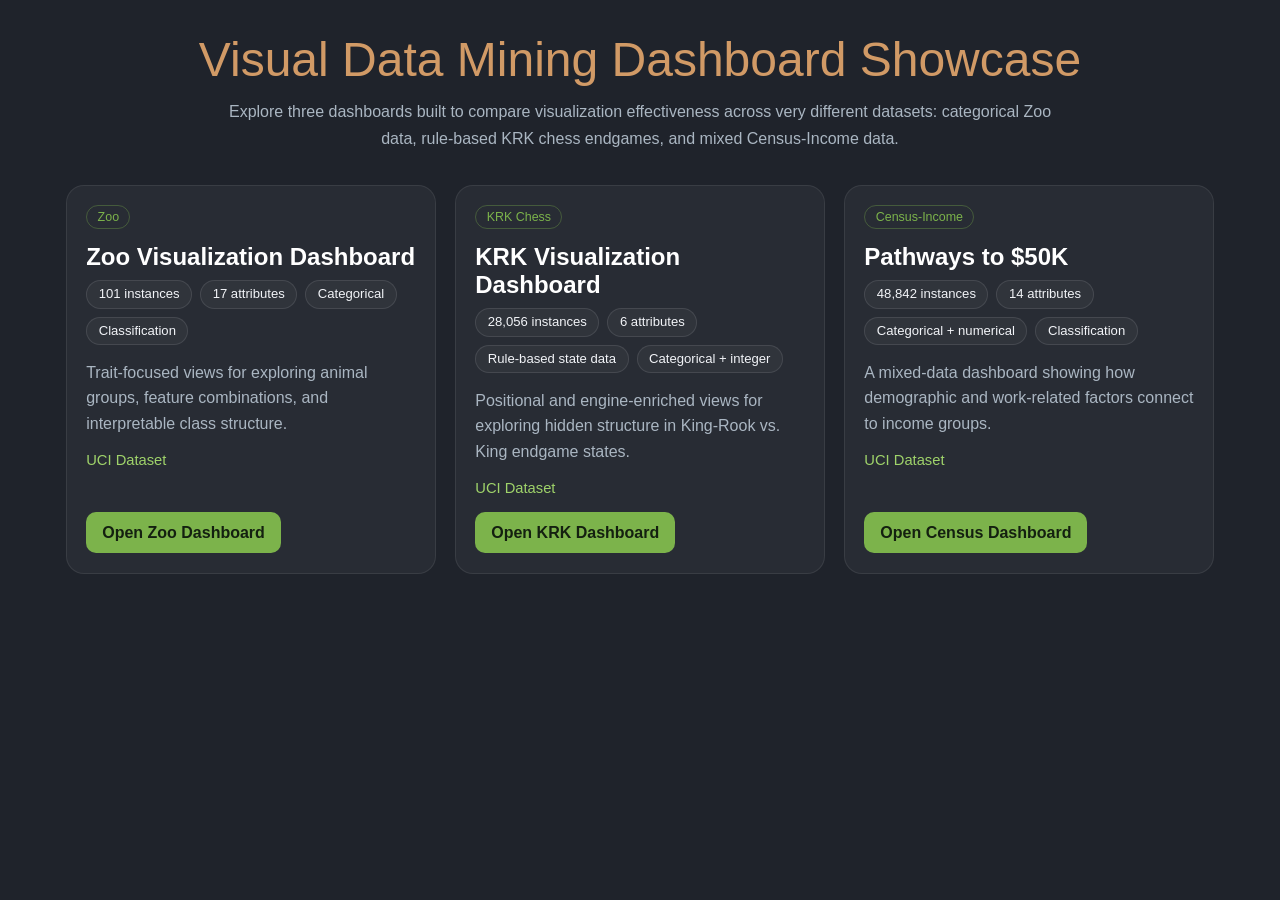
<file: index.html>
<!doctype html>
<html lang="en">
<head>
  <meta charset="utf-8">
  <meta name="viewport" content="width=device-width,initial-scale=1">
  <title>Visual Data Mining Dashboard Showcase</title>
  <style>
    :root {
      --bg: #1f232b;
      --panel: #282c34;
      --text: #f2f4f8;
      --muted: #aab6c2;
      --accent: #7cb34b;
      --accent-2: #d19a66;
      --border: rgba(255,255,255,0.08);
      --pill-bg: rgba(255,255,255,0.04);
      --pill-border: rgba(255,255,255,0.10);
      --link: #9fd36a;
    }

    * { box-sizing: border-box; }

    body {
      margin: 0;
      font-family: Poppins, Arial, sans-serif;
      background: var(--bg);
      color: var(--text);
    }

    .page {
      max-width: 1180px;
      margin: 0 auto;
      padding: 2rem 1rem 3rem 1rem;
    }

    .hero {
      text-align: center;
      max-width: 60rem;
      margin: 0 auto 2rem auto;
    }

    .hero h1 {
      margin: 0 0 0.7rem 0;
      font-size: 3rem;
      font-weight: 300;
      color: var(--accent-2);
    }

    .hero p {
      margin: 0 auto;
      color: var(--muted);
      line-height: 1.7rem;
      max-width: 52rem;
    }

    .grid {
      display: grid;
      grid-template-columns: repeat(auto-fit, minmax(320px, 1fr));
      gap: 1.2rem;
    }

    .card {
      background: var(--panel);
      border: 1px solid var(--border);
      border-radius: 18px;
      padding: 1.2rem;
      display: flex;
      flex-direction: column;
      min-height: 100%;
    }

    .tag {
      display: inline-block;
      border: 1px solid rgba(124,179,75,0.35);
      color: var(--accent);
      border-radius: 999px;
      padding: 0.25rem 0.65rem;
      font-size: 0.78rem;
      margin-bottom: 0.9rem;
      align-self: flex-start;
    }

    .card h2 {
      margin: 0 0 0.55rem 0;
      font-size: 1.5rem;
      color: white;
    }

    .meta {
      display: flex;
      flex-wrap: wrap;
      gap: 0.5rem;
      margin: 0 0 0.9rem 0;
      padding: 0;
      list-style: none;
    }

    .meta li {
      border: 1px solid var(--pill-border);
      background: var(--pill-bg);
      color: var(--text);
      border-radius: 999px;
      padding: 0.38rem 0.72rem;
      font-size: 0.82rem;
      line-height: 1.1;
      white-space: nowrap;
    }

    .card p {
      margin: 0 0 1rem 0;
      color: var(--muted);
      line-height: 1.6rem;
    }

    .links {
      display: flex;
      flex-wrap: wrap;
      gap: 0.85rem;
      margin: 0 0 1rem 0;
    }

    .links a {
      color: var(--link);
      text-decoration: none;
      font-size: 0.92rem;
      font-weight: 500;
    }

    .links a:hover {
      text-decoration: underline;
    }

    .button {
      display: inline-block;
      text-decoration: none;
      background: var(--accent);
      color: #142010;
      font-weight: 600;
      border-radius: 10px;
      padding: 0.72rem 1rem;
      margin-top: auto;
      align-self: flex-start;
    }

    .button:hover {
      opacity: 0.95;
    }

    @media screen and (max-width: 800px) {
      .hero h1 {
        font-size: 2.3rem;
      }

      .page {
        padding: 1.2rem 0.8rem 2.2rem 0.8rem;
      }
    }
  </style>
</head>
<body>
  <main class="page">
    <header class="hero">
      <h1>Visual Data Mining Dashboard Showcase</h1>
      <p>
        Explore three dashboards built to compare visualization effectiveness across very different datasets:
        categorical Zoo data, rule-based KRK chess endgames, and mixed Census-Income data.
      </p>
    </header>

    <section class="grid">
      <article class="card">
        <div class="tag">Zoo</div>
        <h2>Zoo Visualization Dashboard</h2>

        <ul class="meta">
          <li>101 instances</li>
          <li>17 attributes</li>
          <li>Categorical</li>
          <li>Classification</li>
        </ul>

        <p>
          Trait-focused views for exploring animal groups, feature combinations, and interpretable class structure.
        </p>

        <div class="links">
          <a href="https://archive.ics.uci.edu/dataset/111/zoo" target="_blank" rel="noopener noreferrer">UCI Dataset</a>
        </div>

        <a class="button" href="/zoo/">Open Zoo Dashboard</a>
      </article>

      <article class="card">
        <div class="tag">KRK Chess</div>
        <h2>KRK Visualization Dashboard</h2>

        <ul class="meta">
          <li>28,056 instances</li>
          <li>6 attributes</li>
          <li>Rule-based state data</li>
          <li>Categorical + integer</li>
        </ul>

        <p>
          Positional and engine-enriched views for exploring hidden structure in King-Rook vs. King endgame states.
        </p>

        <div class="links">
          <a href="https://archive.ics.uci.edu/dataset/23/chess%2Bking%2Brook%2Bvs%2Bking" target="_blank" rel="noopener noreferrer">UCI Dataset</a>
        </div>

        <a class="button" href="/krk/">Open KRK Dashboard</a>
      </article>

      <article class="card">
        <div class="tag">Census-Income</div>
        <h2>Pathways to $50K</h2>

        <ul class="meta">
          <li>48,842 instances</li>
          <li>14 attributes</li>
          <li>Categorical + numerical</li>
          <li>Classification</li>
        </ul>

        <p>
          A mixed-data dashboard showing how demographic and work-related factors connect to income groups.
        </p>

        <div class="links">
          <a href="https://archive.ics.uci.edu/dataset/2/adult" target="_blank" rel="noopener noreferrer">UCI Dataset</a>
        </div>

        <a class="button" href="/census/">Open Census Dashboard</a>
      </article>
    </section>
  </main>
</body>
</html>
</file>
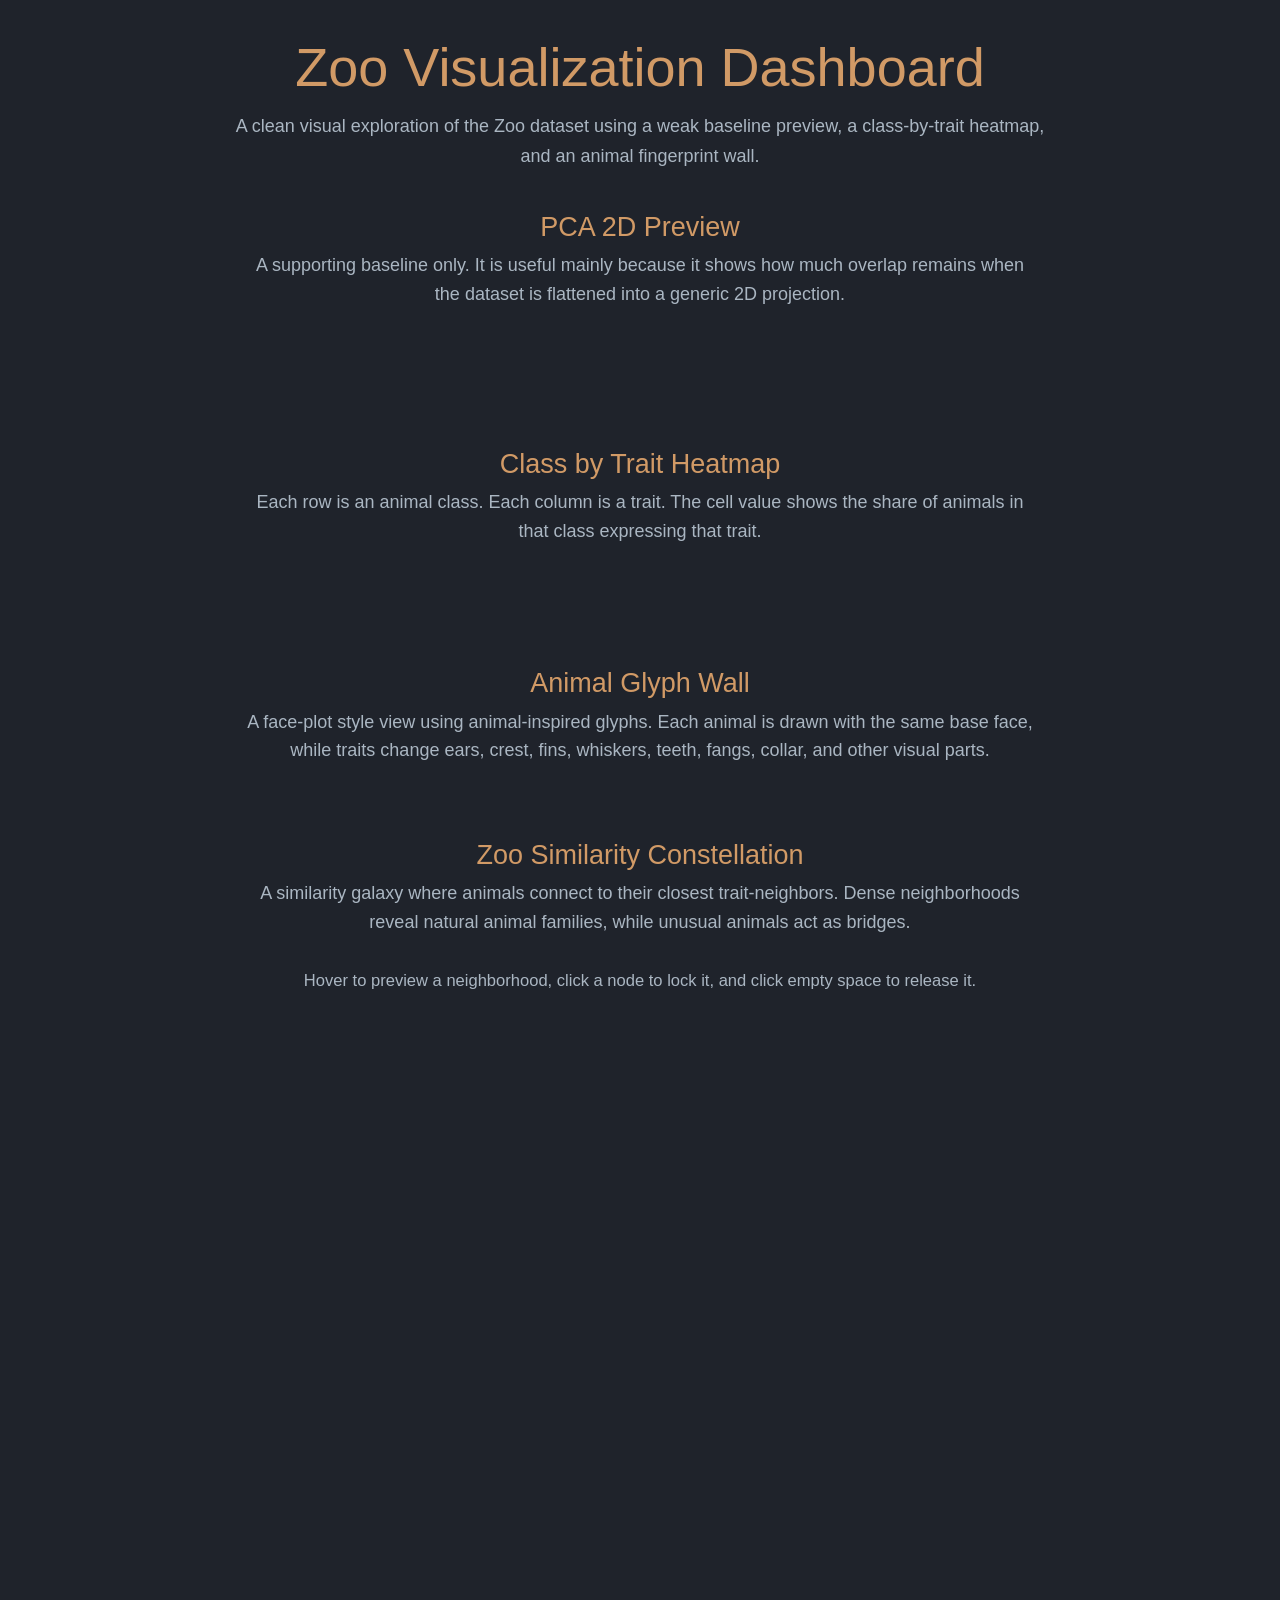
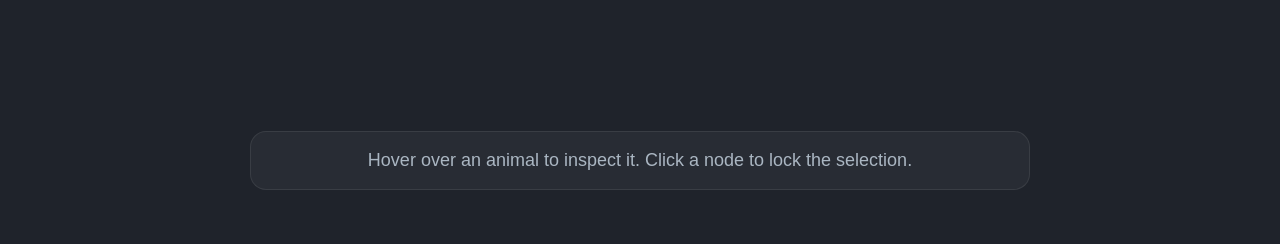
<file: zoo/index.html>
<!doctype html>
<html lang="en">
<head>
  <meta charset="utf-8">
  <meta name="viewport" content="width=device-width,initial-scale=1">
  <title>Zoo Visualization Dashboard</title>
  <link rel="stylesheet" href="styles.css">
</head>
<body>
  <main class="page">
    <header class="hero">
      <h1>Zoo Visualization Dashboard</h1>
      <p>
        A clean visual exploration of the Zoo dataset using a weak baseline preview,
        a class-by-trait heatmap, and an animal fingerprint wall.
      </p>
    </header>

    <section class="section" id="pca-section">
      <div class="section-header">
        <h2>PCA 2D Preview</h2>
        <p>
          A supporting baseline only. It is useful mainly because it shows how much overlap remains
          when the dataset is flattened into a generic 2D projection.
        </p>
      </div>
      <div id="pca-controls" class="toolbar"></div>
      <div id="pca-chart" class="chart"></div>
      <div id="pca-caption" class="caption"></div>
    </section>

    <section class="section" id="heatmap-section">
      <div class="section-header">
        <h2>Class by Trait Heatmap</h2>
        <p>
          Each row is an animal class. Each column is a trait. The cell value shows the share of
          animals in that class expressing that trait.
        </p>
      </div>
      <div id="heatmap-chart" class="chart"></div>
      <div id="heatmap-caption" class="caption"></div>
    </section>

    <section class="section" id="fingerprint-section">
      <div class="section-header">
        <h2>Animal Glyph Wall</h2>
        <p>
          A face-plot style view using animal-inspired glyphs. Each animal is drawn with the same base face,
          while traits change ears, crest, fins, whiskers, teeth, fangs, collar, and other visual parts.
        </p>
      </div>
      <div id="fingerprint-controls" class="toolbar"></div>
      <div id="fingerprint-grid" class="fingerprint-grid"></div>
    </section>

    <section class="section" id="constellation-section">
      <div class="section-header">
        <h2>Zoo Similarity Constellation</h2>
        <p>
          A similarity galaxy where animals connect to their closest trait-neighbors.
          Dense neighborhoods reveal natural animal families, while unusual animals act as bridges.
        </p>
      </div>
      <div id="constellation-controls" class="toolbar"></div>
      <div class="constellation-helper">
        Hover to preview a neighborhood, click a node to lock it, and click empty space to release it.
      </div>
      <div id="constellation-chart" class="chart"></div>
      <div id="constellation-caption" class="caption"></div>
      <div id="constellation-feature" class="constellation-feature empty">
        Hover over an animal to inspect it. Click a node to lock the selection.
      </div>
    </section>
  </main>

  <div id="tooltip" class="tooltip"></div>

  <script src="https://d3js.org/d3.v7.min.js"></script>
  <script src="app.js"></script>
</body>
</html>
</file>
<file: zoo/styles.css>
:root {
  --bg: #1f232b;
  --panel: #282c34;
  --panel-soft: #2d333d;
  --text: #f2f4f8;
  --muted: #aab6c2;
  --accent: #7cb34b;
  --accent-active: #638f3c;
  --title: #d19a66;
  --grid: rgba(255, 255, 255, 0.12);
  --tooltip: #151920;
}

* {
  box-sizing: border-box;
}

html {
  font-size: 18px;
}

body {
  margin: 0;
  background: var(--bg);
  color: var(--text);
  font-family: Poppins, Arial, sans-serif;
}

.page {
  max-width: 1180px;
  margin: 0 auto;
  padding: 2rem 1rem 3rem 1rem;
}

.hero {
  text-align: center;
  margin-bottom: 2rem;
}

.hero h1 {
  color: var(--title);
  font-size: 3rem;
  font-weight: 300;
  margin: 0 0 0.7rem 0;
}

.hero p {
  max-width: 46rem;
  margin: 0 auto;
  color: var(--muted);
  line-height: 1.7rem;
}

.section {
  margin-top: 2.25rem;
}

.section-header {
  text-align: center;
  margin-bottom: 0.9rem;
}

.section-header h2 {
  margin: 0 0 0.45rem 0;
  color: var(--title);
  font-weight: 500;
}

.section-header p {
  max-width: 44rem;
  margin: 0 auto;
  color: var(--muted);
  line-height: 1.6rem;
}

.toolbar {
  display: flex;
  justify-content: center;
  align-items: center;
  flex-wrap: wrap;
  gap: 8px;
  margin: 0.8rem 0 1rem 0;
}

.toolbar button {
  background: transparent;
  border: 1px solid var(--accent);
  border-radius: 4px;
  color: var(--accent);
  font-size: 14px;
  padding: 6px 10px;
  cursor: pointer;
  transition: 120ms ease;
}

.toolbar button:hover {
  transform: translateY(-1px);
}

.toolbar button.active {
  background: var(--accent-active);
  color: white;
}

.chart {
  display: flex;
  justify-content: center;
  align-items: center;
  width: 100%;
}

.caption {
  text-align: center;
  color: var(--muted);
  margin-top: 0.85rem;
  line-height: 1.5rem;
  min-height: 2.8rem;
}

.axis text {
  fill: #dde5ec;
  font-size: 12px;
}

.axis path,
.axis line {
  stroke: var(--grid);
}

.plot-label {
  fill: #dde5ec;
  font-size: 13px;
}

.heatmap-cell {
  stroke: rgba(255, 255, 255, 0.08);
  stroke-width: 1px;
}

.heatmap-label {
  fill: #e6edf3;
  font-size: 12px;
}

.fingerprint-grid {
  display: grid;
  grid-template-columns: repeat(auto-fit, minmax(240px, 1fr));
  gap: 18px;
  margin-top: 1rem;
}

.class-panel {
  background: var(--panel);
  border: 1px solid rgba(255, 255, 255, 0.08);
  border-radius: 14px;
  padding: 0.9rem 0.9rem 1rem 0.9rem;
}

.class-panel h3 {
  margin: 0 0 0.9rem 0;
  text-align: center;
  font-size: 1rem;
  font-weight: 600;
  color: white;
}

.class-count {
  color: var(--muted);
  font-size: 0.82rem;
  text-align: center;
  margin-top: -0.4rem;
  margin-bottom: 0.7rem;
}

.class-animals {
  display: grid;
  grid-template-columns: repeat(auto-fit, minmax(90px, 1fr));
  gap: 10px;
}

.animal-card {
  background: var(--panel-soft);
  border-radius: 12px;
  padding: 0.55rem 0.4rem 0.5rem 0.4rem;
  display: flex;
  flex-direction: column;
  align-items: center;
  min-height: 120px;
  transition: 120ms ease;
}

.animal-card:hover {
  transform: translateY(-2px);
}

.animal-name {
  margin-top: 0.35rem;
  text-align: center;
  font-size: 0.78rem;
  line-height: 1.05rem;
  color: #edf2f7;
}

.animal-legs {
  text-align: center;
  font-size: 0.72rem;
  color: var(--muted);
  margin-top: 0.18rem;
}

.tooltip {
  position: absolute;
  display: none;
  pointer-events: none;
  z-index: 50;
  background: var(--tooltip);
  color: white;
  border: 1px solid rgba(255, 255, 255, 0.12);
  border-radius: 8px;
  padding: 0.45rem 0.6rem;
  font-size: 12px;
  line-height: 1.35rem;
  max-width: 280px;
  box-shadow: 0 10px 30px rgba(0, 0, 0, 0.28);
}

.tooltip strong {
  color: white;
}

@media screen and (max-width: 800px) {
  .hero h1 {
    font-size: 2.3rem;
  }

  .page {
    padding: 1.3rem 0.8rem 2.2rem 0.8rem;
  }
}

.animal-card {
  min-height: 150px;
}

.animal-glyph-svg {
  display: block;
  overflow: visible;
}

.glyph-outline {
  stroke: rgba(255, 255, 255, 0.14);
  stroke-width: 1.2px;
}

.glyph-badge {
  fill: rgba(255, 255, 255, 0.92);
}

.glyph-badge-text {
  fill: #1f232b;
  font-size: 9px;
  font-weight: 700;
  text-anchor: middle;
  dominant-baseline: middle;
}

.constellation-svg {
  display: block;
  overflow: visible;
  border-radius: 16px;
}

.constellation-bg {
  fill: transparent;
}

.constellation-star {
  fill: rgba(255, 255, 255, 0.22);
}

.constellation-link {
  stroke: rgba(255, 255, 255, 0.14);
  stroke-linecap: round;
  transition: opacity 140ms ease, stroke-width 140ms ease;
}

.constellation-node {
  cursor: pointer;
  stroke: rgba(255, 255, 255, 0.92);
  stroke-width: 1.2px;
  transition: opacity 140ms ease, r 140ms ease;
}

.constellation-class-label {
  fill: rgba(255, 255, 255, 0.22);
  font-size: 14px;
  font-weight: 600;
  text-anchor: middle;
  letter-spacing: 0.04em;
  text-transform: uppercase;
  pointer-events: none;
}

.constellation-helper {
  text-align: center;
  color: var(--muted);
  margin-top: 0.3rem;
  font-size: 0.9rem;
}

#constellation-chart {
  min-height: 640px;
}

.constellation-svg {
  display: block;
  overflow: visible;
  border-radius: 16px;
  shape-rendering: geometricPrecision;
}

.constellation-bg {
  fill: transparent;
}

.constellation-star {
  fill: rgba(255, 255, 255, 0.22);
}

.constellation-link {
  stroke: rgba(255, 255, 255, 0.16);
  stroke-linecap: round;
  transition: opacity 140ms ease, stroke-width 140ms ease, stroke 140ms ease;
}

.constellation-halo {
  pointer-events: none;
}

.constellation-node {
  cursor: pointer;
  stroke: rgba(255, 255, 255, 0.95);
  stroke-width: 1.2px;
  transition: opacity 140ms ease, r 140ms ease;
}

.constellation-class-label {
  fill: rgba(255, 255, 255, 0.22);
  font-size: 14px;
  font-weight: 600;
  text-anchor: middle;
  letter-spacing: 0.04em;
  text-transform: uppercase;
  pointer-events: none;
}

.constellation-helper {
  text-align: center;
  color: var(--muted);
  margin: 0.2rem 0 0.8rem 0;
  font-size: 0.92rem;
}

#constellation-chart {
  min-height: 640px;
}

.constellation-feature {
  max-width: 780px;
  margin: 1.15rem auto 0 auto;
  background: var(--panel);
  border: 1px solid rgba(255, 255, 255, 0.08);
  border-radius: 16px;
  padding: 1rem 1.1rem;
  display: grid;
  grid-template-columns: 132px 1fr;
  gap: 1rem;
  align-items: center;
}

.constellation-feature.empty {
  display: block;
  text-align: center;
  color: var(--muted);
}

.feature-glyph-wrap {
  display: flex;
  justify-content: center;
  align-items: center;
}

.feature-copy {
  min-width: 0;
}

.feature-title {
  font-size: 1.2rem;
  font-weight: 600;
  color: white;
  margin-bottom: 0.2rem;
}

.feature-meta {
  color: var(--title);
  font-size: 0.95rem;
  margin-bottom: 0.55rem;
}

.feature-traits {
  color: var(--muted);
  line-height: 1.5rem;
  margin-bottom: 0.7rem;
}

.feature-neighbor-title {
  color: white;
  font-size: 0.92rem;
  margin-bottom: 0.3rem;
}

.feature-neighbor-list {
  margin: 0;
  padding-left: 1rem;
  color: var(--muted);
  line-height: 1.5rem;
}

@media screen and (max-width: 760px) {
  .constellation-feature {
    grid-template-columns: 1fr;
    text-align: center;
  }

  .feature-neighbor-list {
    display: inline-block;
    text-align: left;
  }
}
</file>
